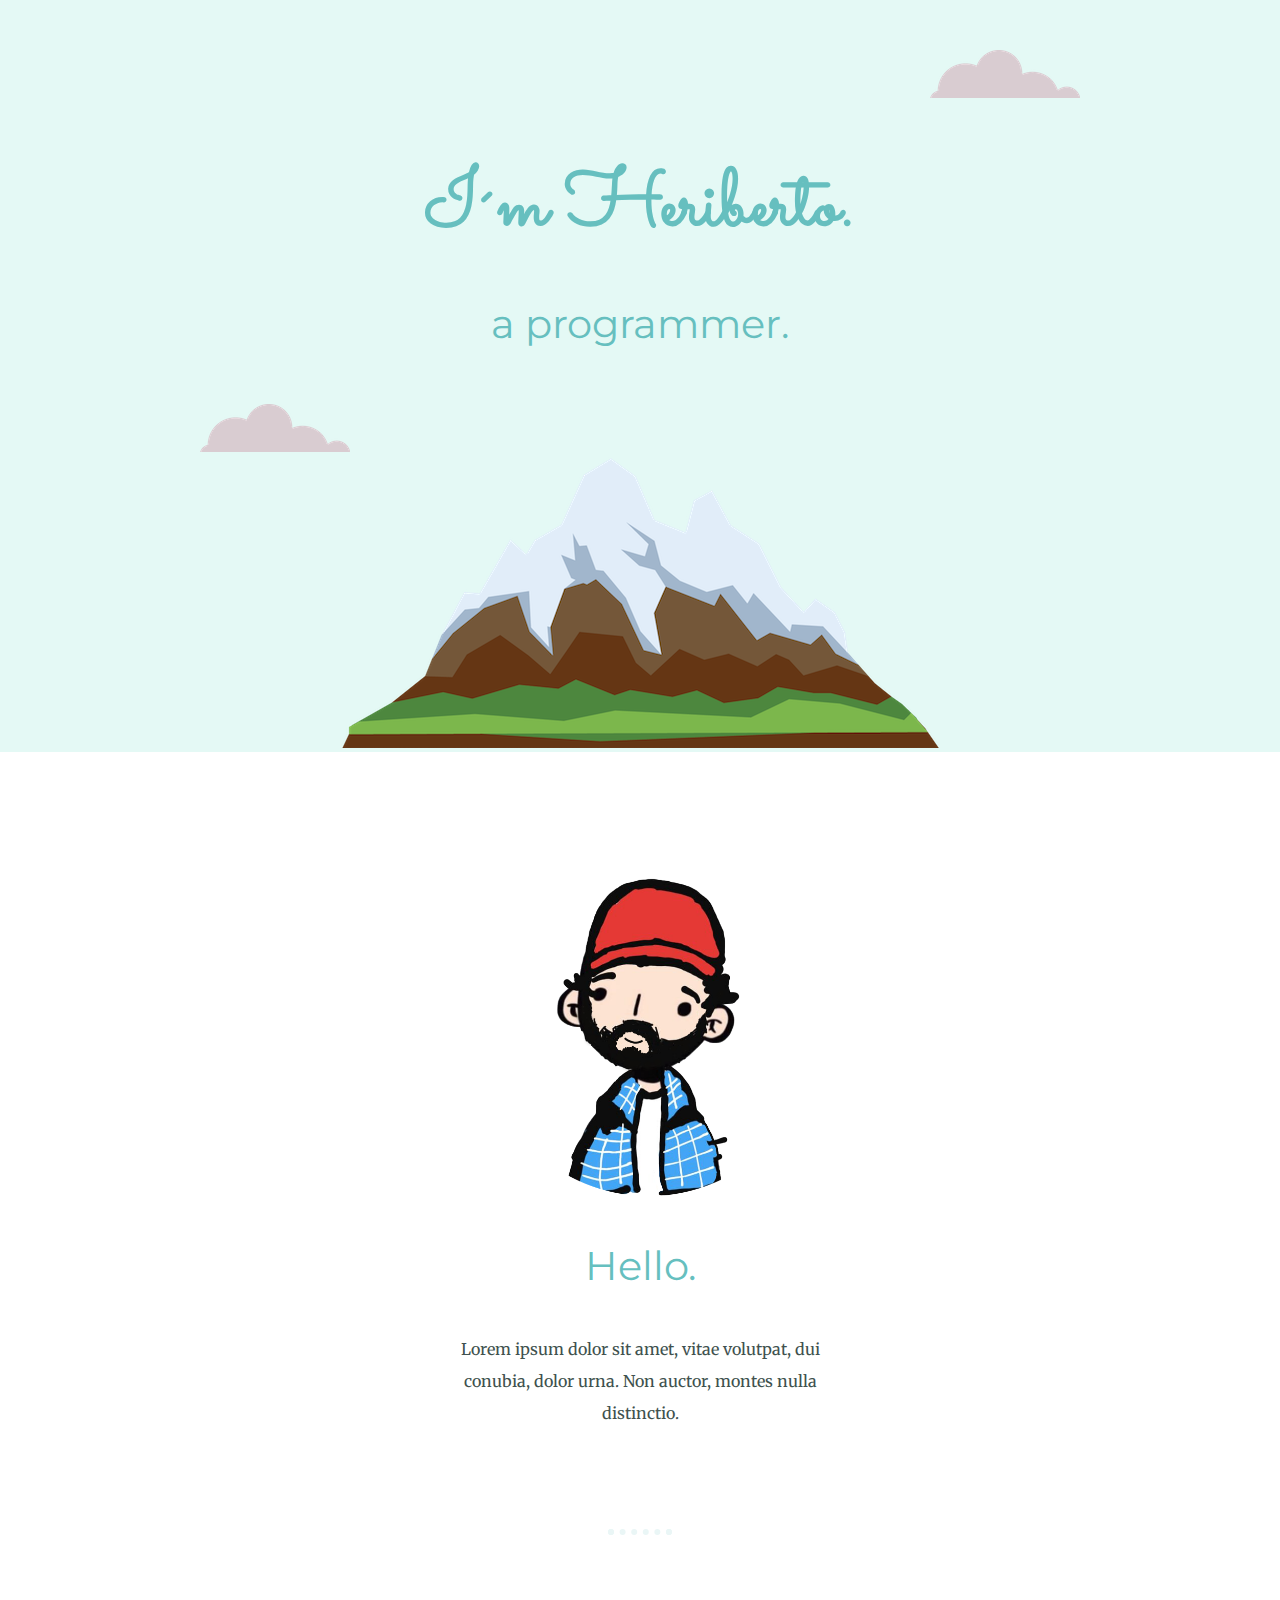
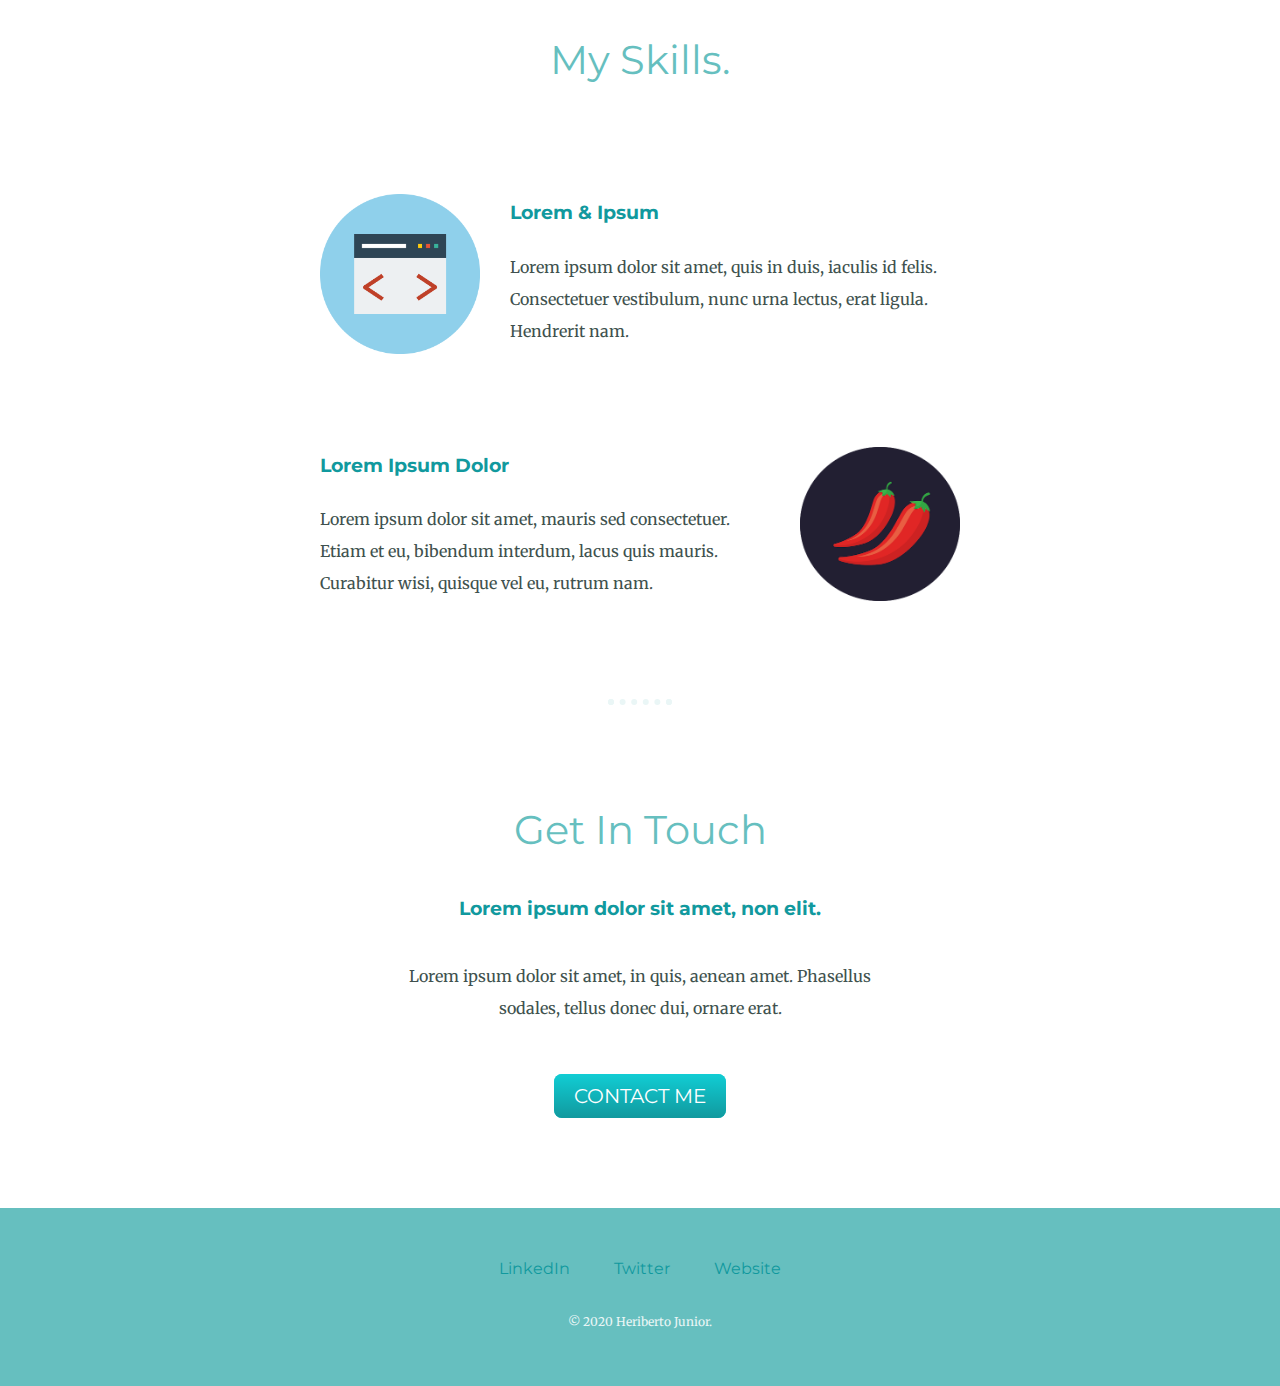
<file: index.html>
<!DOCTYPE html>
<html lang="en" dir="ltr">
  <head>
    <meta charset="utf-8">
    <title>Heriberto Junior</title>
    <link rel="stylesheet" href="css/styles.css">
    <link rel="shortcut icon" href="favicon.ico">
    <link href="https://fonts.googleapis.com/css2?family=Merriweather:ital,wght@1,300&family=Montserrat&family=Sacramento&display=swap" rel="stylesheet">
  </head>
  <body>
    <div class="top-container">
      <img class="top-cloud" src="images/cloud.png" alt="cloud-img">
      <h1>I´m Heriberto.</h1>
      <p><h2 class="subt">a programmer.</h2></p>
      <img class="bottom-cloud" src="images/cloud.png" alt="cloud-img">
      <img src="images/mountain.png" alt="montain-img">
    </div>
    <div class="middle-container">
      <div class="profile">
        <img src="images/man.png" alt="me" srcset="images/man.png 5000w" class="filtro">
        <h2>Hello.</h2>
        <p class="intro">Lorem ipsum dolor sit amet, vitae volutpat, dui conubia, dolor urna. Non auctor, montes nulla distinctio.</p>
      </div>
      <hr>
      <div class="skills">
        <h2>My Skills.</h2>
        <div class="skill-row">
          <img class="code-img" src="images/code.gif" alt="" srcset="images/code.gif 5000w">
          <h3>Lorem & Ipsum</h3>
          <p>Lorem ipsum dolor sit amet, quis in duis, iaculis id felis. Consectetuer vestibulum, nunc urna lectus, erat ligula. Hendrerit nam.</p>
        </div>
        <div class="skill-row">
          <img class="chili-img" src="images/chillies.png" alt="" srcset="images/chillies.png 1800w">
          <h3>Lorem Ipsum Dolor</h3>
          <p>Lorem ipsum dolor sit amet, mauris sed consectetuer. Etiam et eu, bibendum interdum, lacus quis mauris. Curabitur wisi, quisque vel eu, rutrum nam.</p>
        </div>
      </div>
      <hr>
      <div class="contact-me">
        <h2>Get In Touch</h2>
        <h3>Lorem ipsum dolor sit amet, non elit.</h3>
        <p class="contact-mssage">Lorem ipsum dolor sit amet, in quis, aenean amet. Phasellus sodales, tellus donec dui, ornare erat.</p>
        <a class="btn" href="mailto:hsc.jr26@gmail.com">CONTACT ME</a>
      </div>
    </div>


    <div class="bottom-container">
      <a class="footer-link" href="https://www.linkedin.com/in/heriberto-da-silva-correa-junior/">LinkedIn</a>
      <a class="footer-link" href="https://twitter.com/">Twitter</a>
      <a class="footer-link" href="https://www.appbrewery.co/">Website</a>
      <p class="copr">© 2020 Heriberto Junior.</p>
    </div>

  </body>
</html>
</file>
<file: css/styles.css>
body{
  margin: 0;
  text-align: center;
  font-family: 'Merriweather', serif;
  color: #40514E;
}

h1{
  color: #66BFBF;
  font-size: 5em;
  margin: 50px auto 0 auto;
  font-family: 'Sacramento', cursive;
}
h2,h3{
  font-family: 'Montserrat', sans-serif;
}
h2{
  color: #66BFBF;
  font-size: 2.5em;
  font-weight: normal;
  padding-bottom: 10px;
}
h3{
  color: #11999E;
}
.top-container{
  background-color: #e4f9f5;
  position: relative;
  padding-top: 100px;

}
.middle-container{
  margin: 100px 0;
}
.bottom-container{
  position: relative;
  background-color: #66BFBF;
  padding: 50px 0 20px;
}
.bottom-cloud{
  position: absolute;
  left: 200px;
  bottom:300px;
}
.top-cloud{
  position: absolute;
  right: 200px;
  top: 50px;
}
a{
  color: #11999E;
  font-family: Montserrat;
  margin: 10px 20px;
  text-decoration: none;
}
a:hover{
  color: #EAF6F6;
}
.footer-link{
  color: #11999E;
}
.subt{

}
.skill-row{
  width: 50%;
  margin: 100px auto 100px auto;
  text-align: left;
  line-height: 2;
}
p{

  line-height: 2;
}
.code-img{
  width: 25%;
  float: left;
  margin-right: 30px;
}
.chili-img{
  width: 25%;
  float: right;
  margin-left: 30px;
}
.code-skill-description{
  clear: left;
}
.chilli-skill-description{
  clear: right;
}
.intro{
  width: 30%;
  margin: auto;
}
.contact-mssage{
  width: 40%;
  margin: 40px auto 60px;
}
hr{
  border:  dotted #EAF6F6 6px;
  border-bottom: none;
  width: 4%;
  margin: 100px auto;
}
.btn {
  background: #11CDD4;
  background-image: -webkit-linear-gradient(top, #11CDD4, #11999E);
  background-image: -moz-linear-gradient(top, #11CDD4, #11999E);
  background-image: -ms-linear-gradient(top, #11CDD4, #11999E);
  background-image: -o-linear-gradient(top, #11CDD4, #11999E);
  background-image: linear-gradient(to bottom, #11CDD4, #11999E);
  -webkit-border-radius: 8;
  -moz-border-radius: 8;
  border-radius: 8px;
  font-family: 'Montserrat', sans-serif;
  color: #ffffff;
  font-size: 20px;
  padding: 10px 20px 10px 20px;
  text-decoration: none;
}

.btn:hover {
  background: #30E3CB;
  background-image: -webkit-linear-gradient(top, #30E3CB, #2bc4ad);
  background-image: -moz-linear-gradient(top, #30E3CB, #2bc4ad);
  background-image: -ms-linear-gradient(top, #30E3CB, #2bc4ad);
  background-image: -o-linear-gradient(top, #30E3CB, #2bc4ad);
  background-image: linear-gradient(to bottom, #30E3CB, #2bc4ad);
  text-decoration: none;
}
.copr{
  color: #EAF6F6;
  font-size: 0.75em;
  padding: 20px 0;
}
</file>
